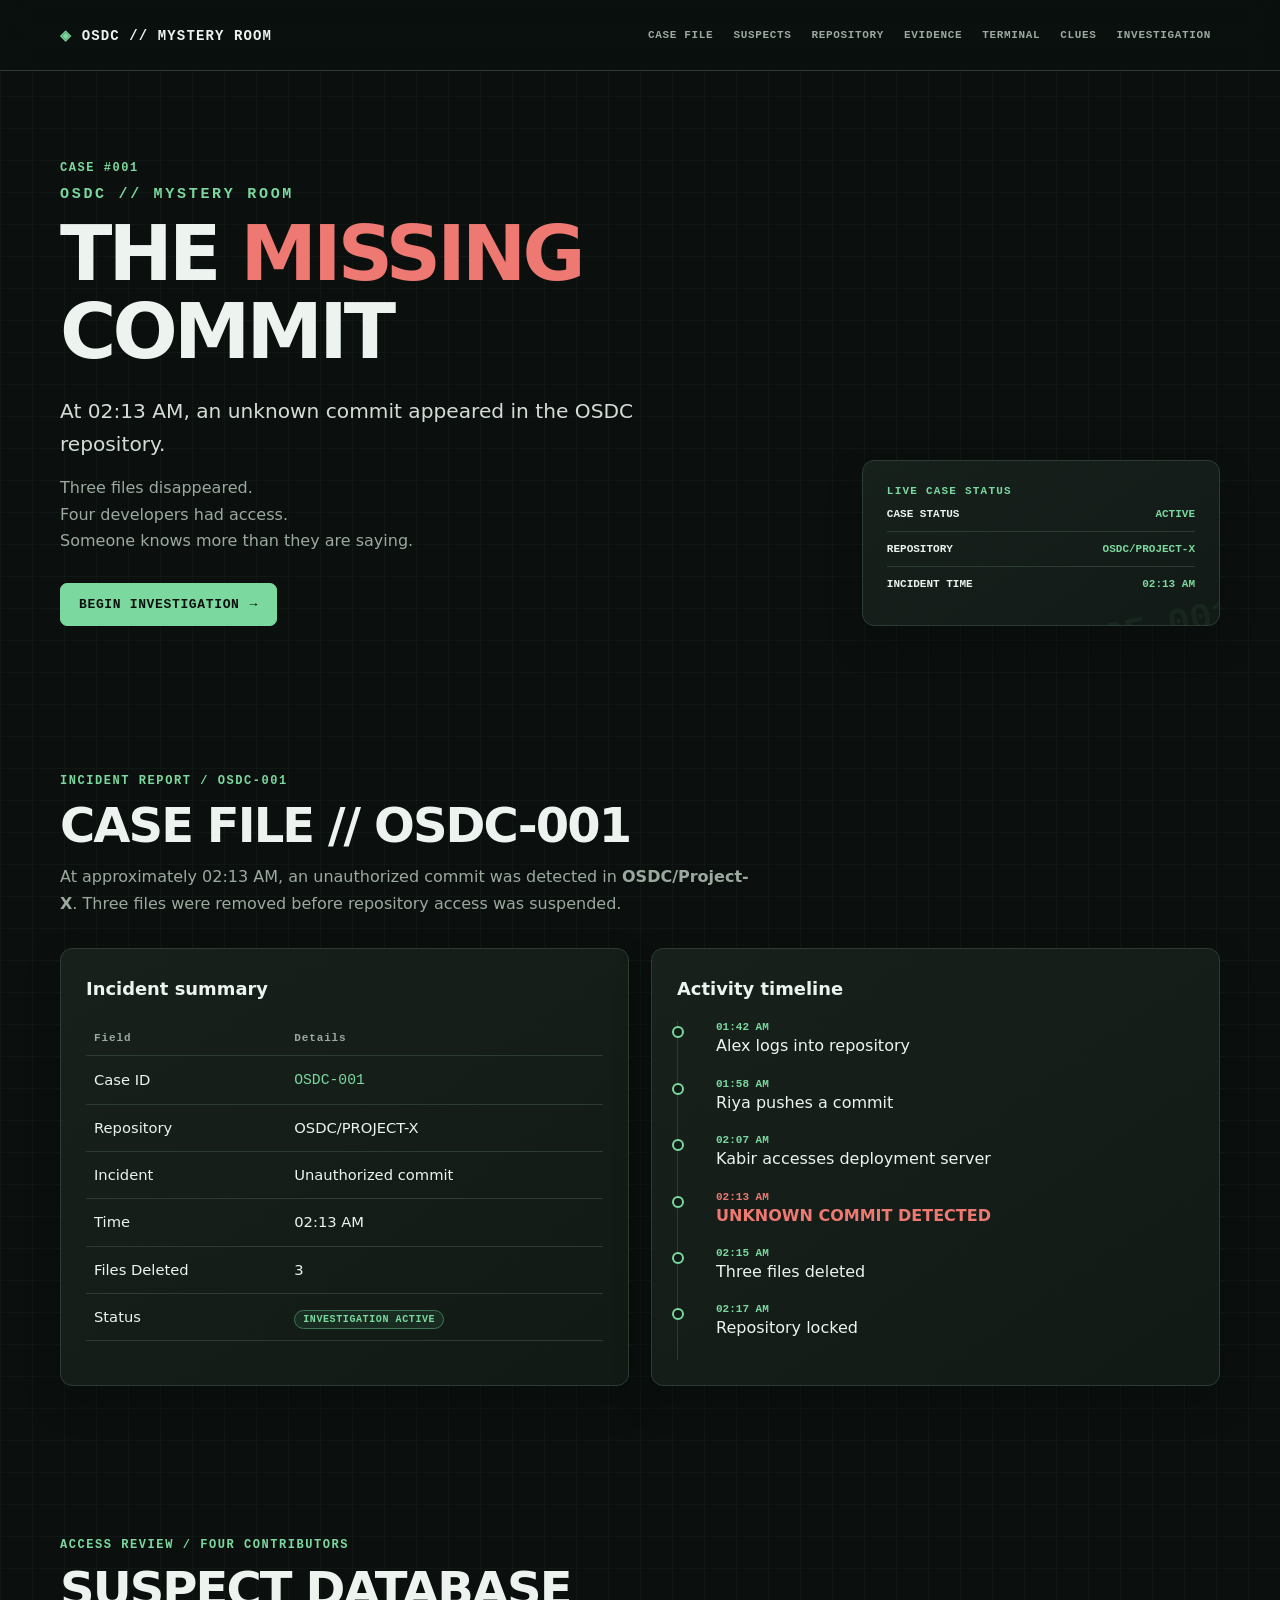
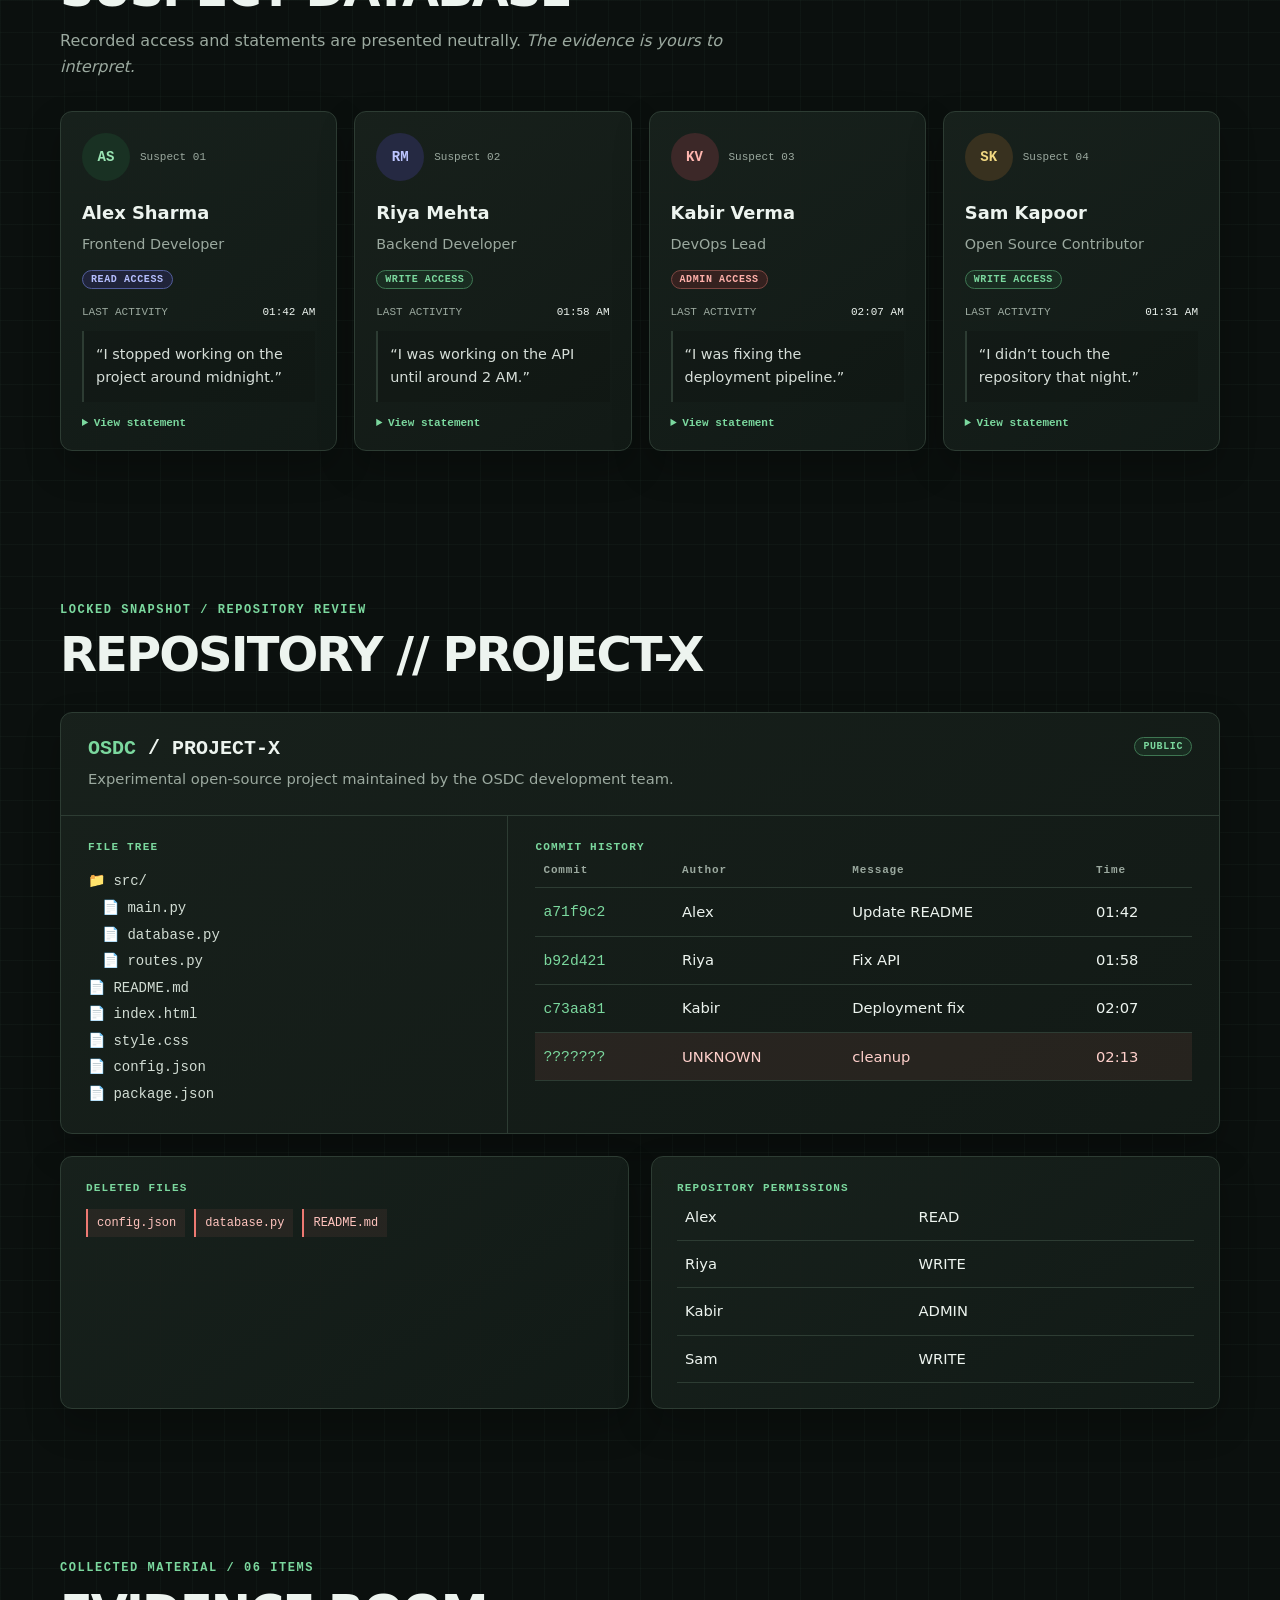
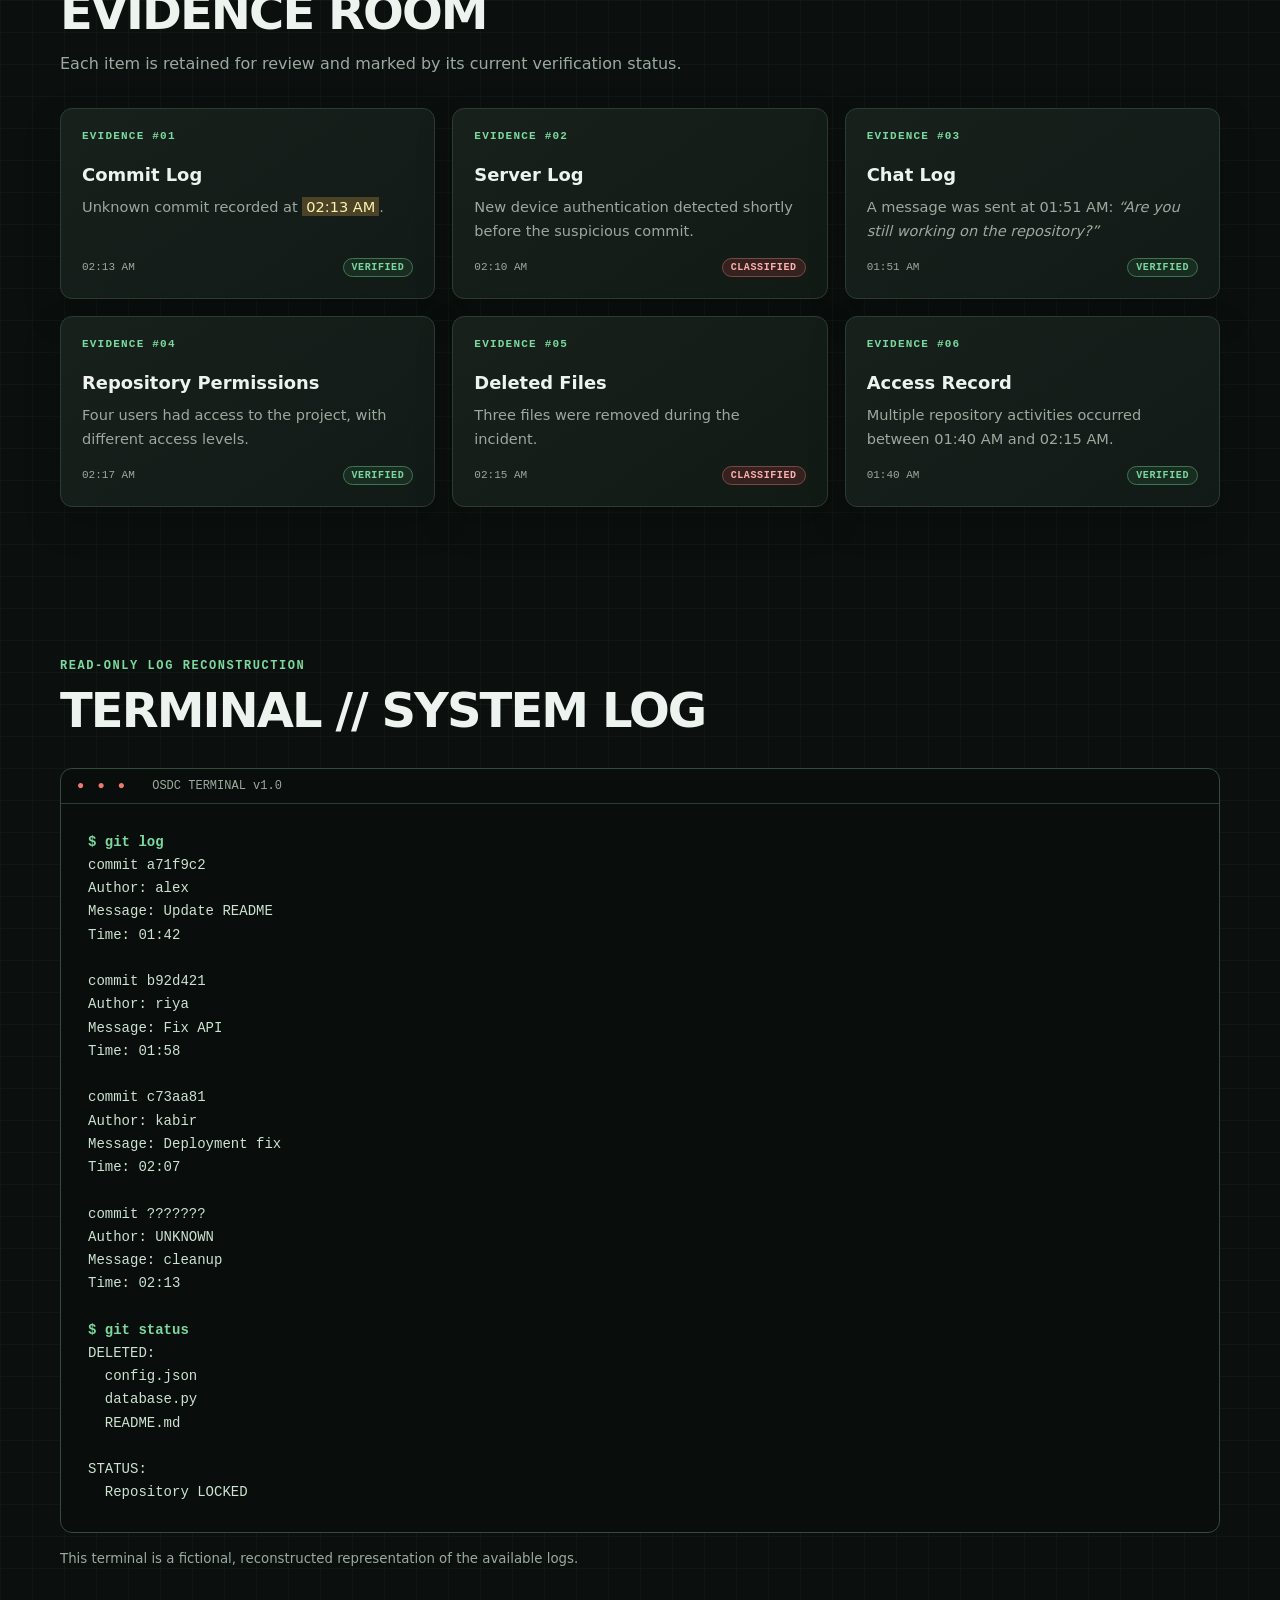
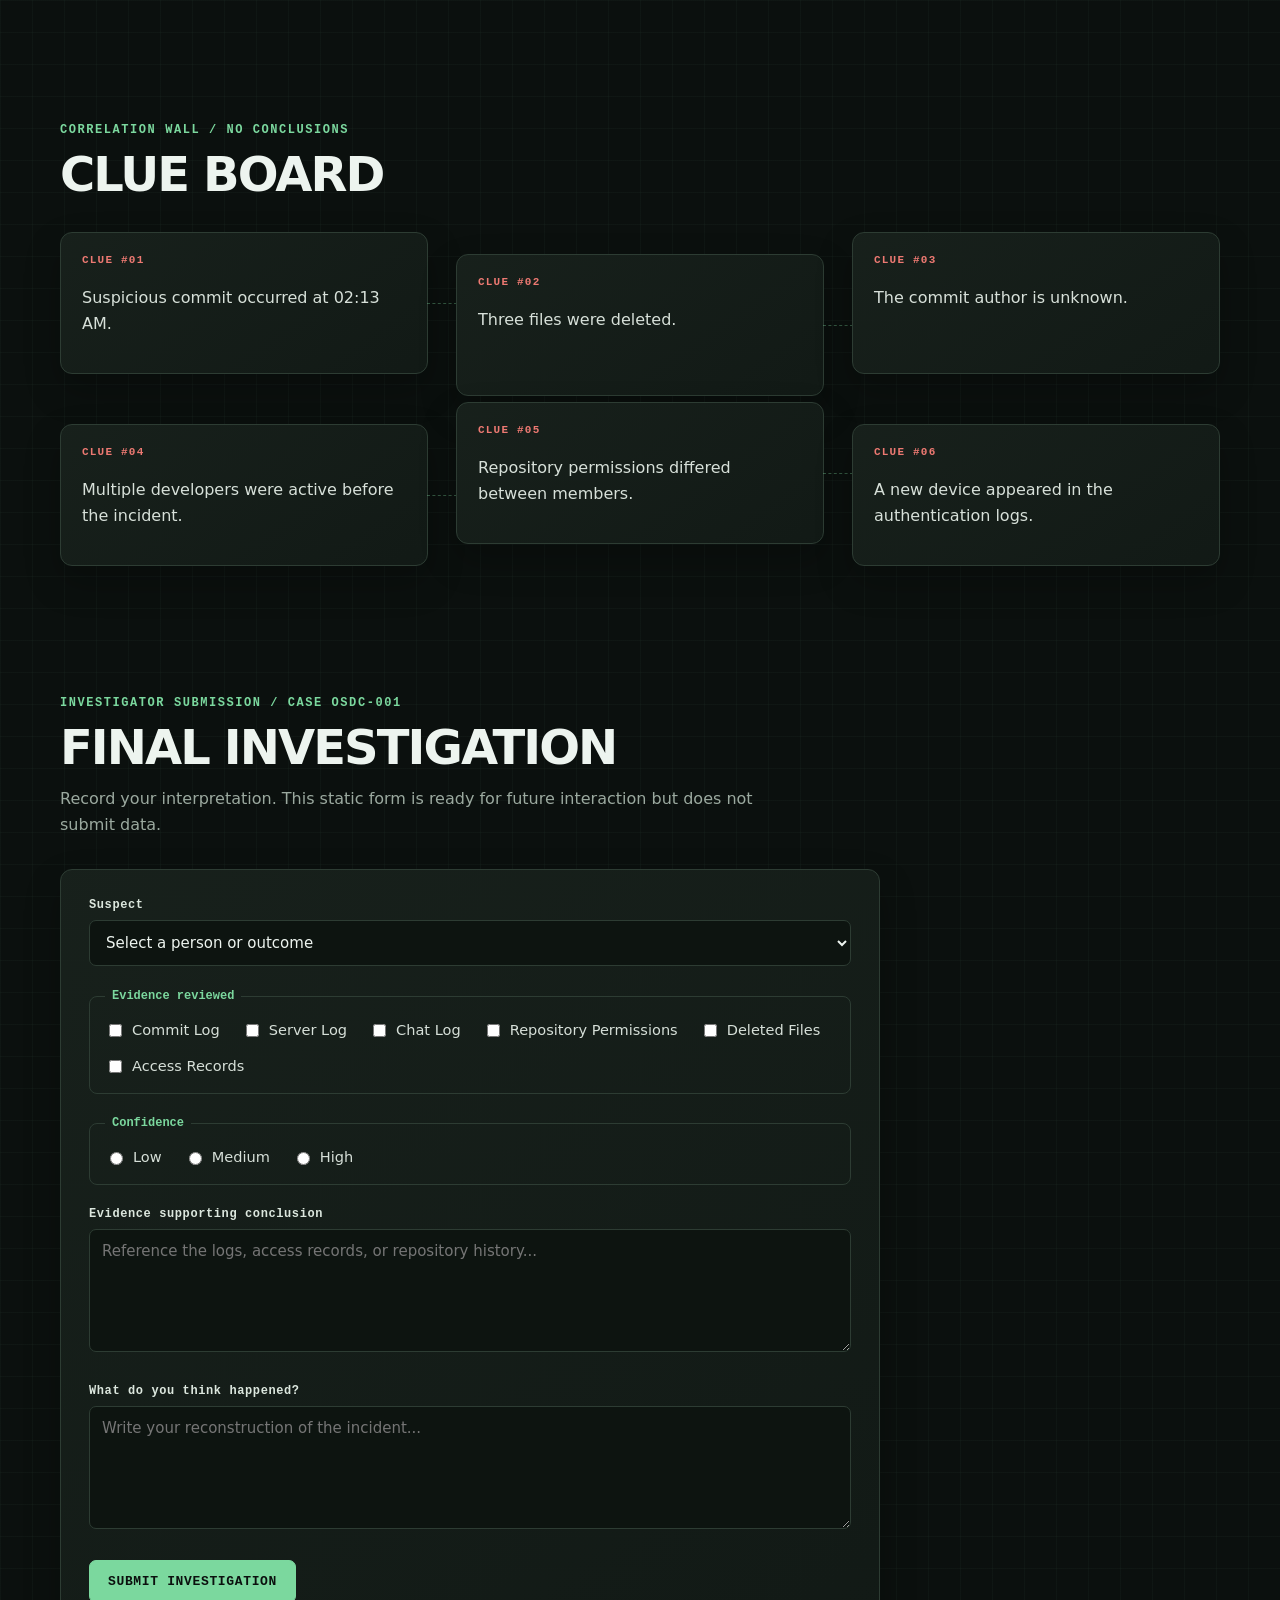
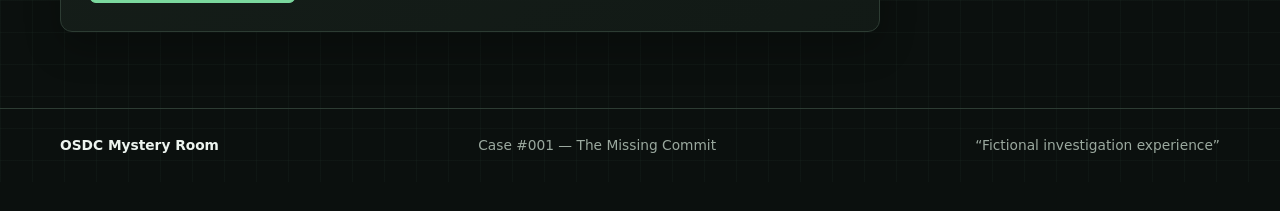
<file: index.html>
<!doctype html>
<html lang="en">
<head>
  <meta charset="utf-8">
  <meta name="viewport" content="width=device-width, initial-scale=1">
  <meta name="description" content="OSDC Mystery Room — a fictional investigation into the Missing Commit.">
  <title>OSDC Mystery Room — The Missing Commit</title>
  <link rel="stylesheet" href="style.css">
</head>
<body>
  <header class="site-header">
    <nav class="container nav-wrap" aria-label="Main navigation">
      <a class="brand" href="#top">OSDC // MYSTERY ROOM</a>
      <div class="site-nav">
        <a href="#case">CASE FILE</a><a href="#suspects">SUSPECTS</a><a href="#repository">REPOSITORY</a><a href="#evidence">EVIDENCE</a><a href="#terminal">TERMINAL</a><a href="#clues">CLUES</a><a href="#investigation">INVESTIGATION</a>
      </div>
    </nav>
  </header>

  <main id="top">
    <section class="hero container" aria-labelledby="hero-title">
      <div class="hero-copy">
        <p class="eyebrow">CASE #001</p>
        <h1 id="hero-title"><span>OSDC // MYSTERY ROOM</span>THE <strong>MISSING</strong> COMMIT</h1>
        <p class="lead">At <time datetime="02:13">02:13 AM</time>, an unknown commit appeared in the OSDC repository.</p>
        <p class="hero-detail">Three files disappeared.<br>Four developers had access.<br>Someone knows more than they are saying.</p>
        <a class="button" href="#case">BEGIN INVESTIGATION <span aria-hidden="true">→</span></a>
      </div>
      <aside class="card status-panel" aria-label="Live case status">
        <p class="section-kicker">LIVE CASE STATUS</p>
        <div class="status"><span>CASE STATUS</span><strong>ACTIVE</strong></div>
        <div class="status"><span>REPOSITORY</span><strong>OSDC/PROJECT-X</strong></div>
        <div class="status"><span>INCIDENT TIME</span><strong>02:13 AM</strong></div>
      </aside>
    </section>

    <section id="case" class="section container" aria-labelledby="case-title">
      <header class="section-header"><p class="eyebrow">INCIDENT REPORT / OSDC-001</p><h2 id="case-title">CASE FILE // OSDC-001</h2><p>At approximately 02:13 AM, an unauthorized commit was detected in <strong>OSDC/Project-X</strong>. Three files were removed before repository access was suspended.</p></header>
      <div class="case-grid">
        <article class="card report-card"><h3>Incident summary</h3><div class="table-wrap"><table><thead><tr><th>Field</th><th>Details</th></tr></thead><tbody><tr><td>Case ID</td><td><code>OSDC-001</code></td></tr><tr><td>Repository</td><td>OSDC/PROJECT-X</td></tr><tr><td>Incident</td><td>Unauthorized commit</td></tr><tr><td>Time</td><td><time datetime="02:13">02:13 AM</time></td></tr><tr><td>Files Deleted</td><td>3</td></tr><tr><td>Status</td><td><span class="badge verified">INVESTIGATION ACTIVE</span></td></tr></tbody></table></div></article>
        <article class="card report-card"><h3>Activity timeline</h3><ol class="timeline"><li><time datetime="01:42">01:42 AM</time>Alex logs into repository</li><li><time datetime="01:58">01:58 AM</time>Riya pushes a commit</li><li><time datetime="02:07">02:07 AM</time>Kabir accesses deployment server</li><li><time class="alert" datetime="02:13">02:13 AM</time><strong class="alert">UNKNOWN COMMIT DETECTED</strong></li><li><time datetime="02:15">02:15 AM</time>Three files deleted</li><li><time datetime="02:17">02:17 AM</time>Repository locked</li></ol></article>
      </div>
    </section>

    <section id="suspects" class="section container" aria-labelledby="suspects-title">
      <header class="section-header"><p class="eyebrow">ACCESS REVIEW / FOUR CONTRIBUTORS</p><h2 id="suspects-title">SUSPECT DATABASE</h2><p>Recorded access and statements are presented neutrally. <em>The evidence is yours to interpret.</em></p></header>
      <div class="suspect-grid">
        <article class="card suspect-card"><figure class="avatar avatar-alex"><span aria-hidden="true">AS</span><figcaption>Suspect 01</figcaption></figure><h3>Alex Sharma</h3><p class="role">Frontend Developer</p><span class="badge read">READ ACCESS</span><p class="meta">LAST ACTIVITY <time datetime="01:42">01:42 AM</time></p><blockquote>“I stopped working on the project around midnight.”</blockquote><details><summary>View statement</summary><p>Alex reports checking documentation and repository updates before leaving the project workspace.</p></details></article>
        <article class="card suspect-card"><figure class="avatar avatar-riya"><span aria-hidden="true">RM</span><figcaption>Suspect 02</figcaption></figure><h3>Riya Mehta</h3><p class="role">Backend Developer</p><span class="badge write">WRITE ACCESS</span><p class="meta">LAST ACTIVITY <time datetime="01:58">01:58 AM</time></p><blockquote>“I was working on the API until around 2 AM.”</blockquote><details><summary>View statement</summary><p>Riya confirms a routine API fix was pushed and says no cleanup action was intended.</p></details></article>
        <article class="card suspect-card"><figure class="avatar avatar-kabir"><span aria-hidden="true">KV</span><figcaption>Suspect 03</figcaption></figure><h3>Kabir Verma</h3><p class="role">DevOps Lead</p><span class="badge admin">ADMIN ACCESS</span><p class="meta">LAST ACTIVITY <time datetime="02:07">02:07 AM</time></p><blockquote>“I was fixing the deployment pipeline.”</blockquote><details><summary>View statement</summary><p>Kabir states the deployment server was accessed for maintenance shortly before the incident.</p></details></article>
        <article class="card suspect-card"><figure class="avatar avatar-sam"><span aria-hidden="true">SK</span><figcaption>Suspect 04</figcaption></figure><h3>Sam Kapoor</h3><p class="role">Open Source Contributor</p><span class="badge write">WRITE ACCESS</span><p class="meta">LAST ACTIVITY <time datetime="01:31">01:31 AM</time></p><blockquote>“I didn’t touch the repository that night.”</blockquote><details><summary>View statement</summary><p>Sam’s access record shows an earlier session; no later event is attributed by name.</p></details></article>
      </div>
    </section>

    <section id="repository" class="section container" aria-labelledby="repository-title">
      <header class="section-header"><p class="eyebrow">LOCKED SNAPSHOT / REPOSITORY REVIEW</p><h2 id="repository-title">REPOSITORY // PROJECT-X</h2></header>
      <article class="card repository"><header class="repo-head"><div><h3><span>OSDC</span> / PROJECT-X</h3><p>Experimental open-source project maintained by the OSDC development team.</p></div><span class="badge verified">PUBLIC</span></header><div class="repo-content"><section class="file-panel"><h4>FILE TREE</h4><ul class="tree"><li>📁 src/</li><li>　📄 main.py</li><li>　📄 database.py</li><li>　📄 routes.py</li><li>📄 README.md</li><li>📄 index.html</li><li>📄 style.css</li><li>📄 config.json</li><li>📄 package.json</li></ul></section><section class="commit-panel"><h4>COMMIT HISTORY</h4><div class="table-wrap"><table><thead><tr><th>Commit</th><th>Author</th><th>Message</th><th>Time</th></tr></thead><tbody><tr><td><code>a71f9c2</code></td><td>Alex</td><td>Update README</td><td>01:42</td></tr><tr><td><code>b92d421</code></td><td>Riya</td><td>Fix API</td><td>01:58</td></tr><tr><td><code>c73aa81</code></td><td>Kabir</td><td>Deployment fix</td><td>02:07</td></tr><tr class="unknown"><td><code>???????</code></td><td>UNKNOWN</td><td>cleanup</td><td>02:13</td></tr></tbody></table></div></section></div></article>
      <div class="repo-details"><article class="card mini-panel"><h4>DELETED FILES</h4><ul class="deleted"><li>config.json</li><li>database.py</li><li>README.md</li></ul></article><article class="card mini-panel"><h4>REPOSITORY PERMISSIONS</h4><table><tbody><tr><td>Alex</td><td>READ</td></tr><tr><td>Riya</td><td>WRITE</td></tr><tr><td>Kabir</td><td>ADMIN</td></tr><tr><td>Sam</td><td>WRITE</td></tr></tbody></table></article></div>
    </section>

    <section id="evidence" class="section container" aria-labelledby="evidence-title"><header class="section-header"><p class="eyebrow">COLLECTED MATERIAL / 06 ITEMS</p><h2 id="evidence-title">EVIDENCE ROOM</h2><p>Each item is retained for review and marked by its current verification status.</p></header><div class="evidence-grid"><article class="card evidence-card"><h5>EVIDENCE #01</h5><h3>Commit Log</h3><p>Unknown commit recorded at <mark>02:13 AM</mark>.</p><footer><time datetime="02:13">02:13 AM</time><span class="badge verified">VERIFIED</span></footer></article><article class="card evidence-card"><h5>EVIDENCE #02</h5><h3>Server Log</h3><p>New device authentication detected shortly before the suspicious commit.</p><footer><time datetime="02:10">02:10 AM</time><span class="badge classified">CLASSIFIED</span></footer></article><article class="card evidence-card"><h5>EVIDENCE #03</h5><h3>Chat Log</h3><p>A message was sent at 01:51 AM: <em>“Are you still working on the repository?”</em></p><footer><time datetime="01:51">01:51 AM</time><span class="badge verified">VERIFIED</span></footer></article><article class="card evidence-card"><h5>EVIDENCE #04</h5><h3>Repository Permissions</h3><p>Four users had access to the project, with different access levels.</p><footer><time datetime="02:17">02:17 AM</time><span class="badge verified">VERIFIED</span></footer></article><article class="card evidence-card"><h5>EVIDENCE #05</h5><h3>Deleted Files</h3><p>Three files were removed during the incident.</p><footer><time datetime="02:15">02:15 AM</time><span class="badge classified">CLASSIFIED</span></footer></article><article class="card evidence-card"><h5>EVIDENCE #06</h5><h3>Access Record</h3><p>Multiple repository activities occurred between 01:40 AM and 02:15 AM.</p><footer><time datetime="01:40">01:40 AM</time><span class="badge verified">VERIFIED</span></footer></article></div></section>

    <section id="terminal" class="section container" aria-labelledby="terminal-title"><header class="section-header"><p class="eyebrow">READ-ONLY LOG RECONSTRUCTION</p><h2 id="terminal-title">TERMINAL // SYSTEM LOG</h2></header><article class="terminal"><header>● ● ● <span>OSDC TERMINAL v1.0</span></header><pre><code><strong>$ git log</strong>
commit a71f9c2
Author: alex
Message: Update README
Time: 01:42

commit b92d421
Author: riya
Message: Fix API
Time: 01:58

commit c73aa81
Author: kabir
Message: Deployment fix
Time: 02:07

commit ???????
Author: UNKNOWN
Message: cleanup
Time: 02:13

<strong>$ git status</strong>
DELETED:
  config.json
  database.py
  README.md

STATUS:
  Repository LOCKED</code></pre></article><p class="reconstruction"><small>This terminal is a fictional, reconstructed representation of the available logs.</small></p></section>

    <section id="clues" class="section container" aria-labelledby="clues-title"><header class="section-header"><p class="eyebrow">CORRELATION WALL / NO CONCLUSIONS</p><h2 id="clues-title">CLUE BOARD</h2></header><div class="clue-board"><article class="card clue"><h6>CLUE #01</h6><p>Suspicious commit occurred at 02:13 AM.</p></article><article class="card clue"><h6>CLUE #02</h6><p>Three files were deleted.</p></article><article class="card clue"><h6>CLUE #03</h6><p>The commit author is unknown.</p></article><article class="card clue"><h6>CLUE #04</h6><p>Multiple developers were active before the incident.</p></article><article class="card clue"><h6>CLUE #05</h6><p>Repository permissions differed between members.</p></article><article class="card clue"><h6>CLUE #06</h6><p>A new device appeared in the authentication logs.</p></article></div></section>

    <section id="investigation" class="section container" aria-labelledby="investigation-title"><header class="section-header"><p class="eyebrow">INVESTIGATOR SUBMISSION / CASE OSDC-001</p><h2 id="investigation-title">FINAL INVESTIGATION</h2><p>Record your interpretation. This static form is ready for future interaction but does not submit data.</p></header><form class="card investigation-form" action="#investigation" method="get"><div class="form-row"><label for="suspect">Suspect</label><select id="suspect" name="suspect"><option value="">Select a person or outcome</option><option>Alex Sharma</option><option>Riya Mehta</option><option>Kabir Verma</option><option>Sam Kapoor</option><option>Unknown / External</option></select></div><fieldset><legend>Evidence reviewed</legend><div class="choices"><label><input type="checkbox" name="evidence" value="commit"> Commit Log</label><label><input type="checkbox" name="evidence" value="server"> Server Log</label><label><input type="checkbox" name="evidence" value="chat"> Chat Log</label><label><input type="checkbox" name="evidence" value="permissions"> Repository Permissions</label><label><input type="checkbox" name="evidence" value="files"> Deleted Files</label><label><input type="checkbox" name="evidence" value="access"> Access Records</label></div></fieldset><fieldset><legend>Confidence</legend><div class="choices"><label><input type="radio" name="confidence" value="low"> Low</label><label><input type="radio" name="confidence" value="medium"> Medium</label><label><input type="radio" name="confidence" value="high"> High</label></div></fieldset><div class="form-row"><label for="support">Evidence supporting conclusion</label><textarea id="support" name="support" placeholder="Reference the logs, access records, or repository history..."></textarea></div><div class="form-row"><label for="conclusion">What do you think happened?</label><textarea id="conclusion" name="conclusion" placeholder="Write your reconstruction of the incident..."></textarea></div><button class="button" type="submit">SUBMIT INVESTIGATION</button></form></section>
  </main>
  <footer class="site-footer"><div class="container"><strong>OSDC Mystery Room</strong><span>Case #001 — The Missing Commit</span><span>“Fictional investigation experience”</span></div></footer>
</body>
</html>
</file>
<file: style.css>
:root{--bg:#0b100e;--surface:#121a16;--surface-2:#18211c;--border:#2d3c33;--text:#edf4ef;--muted:#9ba99f;--accent:#7bd89e;--danger:#ed7972;--warn:#e4c66e;--mono:"SFMono-Regular",Consolas,"Liberation Mono",monospace;--sans:Inter,ui-sans-serif,system-ui,-apple-system,"Segoe UI",sans-serif;--radius:12px;--shadow:0 16px 36px rgba(0,0,0,.24)}
*{box-sizing:border-box}html{scroll-behavior:smooth}body{margin:0;color:var(--text);background:var(--bg);font:16px/1.65 var(--sans);background-image:linear-gradient(rgba(123,216,158,.035) 1px,transparent 1px),linear-gradient(90deg,rgba(123,216,158,.035) 1px,transparent 1px);background-size:32px 32px}.container{width:min(1160px,calc(100% - 40px));margin:auto}.site-header{position:sticky;z-index:5;top:0;background:rgba(11,16,14,.94);border-bottom:1px solid var(--border);backdrop-filter:blur(12px)}.nav-wrap{min-height:70px;display:flex;align-items:center;justify-content:space-between;gap:25px}.brand{font:700 14px var(--mono);letter-spacing:.08em;color:var(--text);text-decoration:none;white-space:nowrap}.brand::before{content:"◈ ";color:var(--accent)}.site-nav{display:flex;flex-wrap:wrap;justify-content:flex-end;gap:2px}.site-nav a{padding:7px 9px;border-radius:6px;color:var(--muted);font:700 11px var(--mono);letter-spacing:.06em;text-decoration:none}.site-nav a:hover,.site-nav a:focus-visible{background:rgba(123,216,158,.1);color:var(--accent)}.hero{display:grid;grid-template-columns:1.45fr .7fr;align-items:end;gap:60px;min-height:610px;padding:90px 0 72px}.eyebrow{margin:0 0 11px;color:var(--accent);font:700 12px var(--mono);letter-spacing:.13em}.hero h1{margin:0;font-size:clamp(2.6rem,6vw,5rem);line-height:1.02;letter-spacing:-.05em}.hero h1 span{display:block;margin-bottom:12px;color:var(--accent);font:700 15px var(--mono);letter-spacing:.18em}.hero h1 strong{color:var(--danger)}.lead{margin:23px 0 14px;max-width:630px;color:#d3ddd5;font-size:clamp(1.05rem,2vw,1.26rem)}.hero-detail{margin:0 0 29px;color:var(--muted)}.card{border:1px solid var(--border);border-radius:var(--radius);background:linear-gradient(145deg,rgba(24,33,28,.96),rgba(18,26,22,.96));box-shadow:var(--shadow)}.status-panel{position:relative;overflow:hidden;padding:24px}.status-panel::after{content:"CASE-001";position:absolute;right:-17px;bottom:-26px;opacity:.06;color:var(--accent);font:800 37px var(--mono);transform:rotate(-12deg)}.section-kicker,h4,h5,h6{margin:0;color:var(--accent);font:700 11px var(--mono);letter-spacing:.11em}.status{position:relative;z-index:1;display:flex;justify-content:space-between;gap:14px;padding:11px 0;border-bottom:1px solid var(--border);font:700 11px var(--mono)}.status:last-child{border:0}.status strong{color:var(--accent)}.button{display:inline-flex;align-items:center;gap:10px;padding:13px 18px;border:1px solid var(--accent);border-radius:7px;background:var(--accent);color:#0b100e;font:800 13px var(--mono);letter-spacing:.05em;text-decoration:none;cursor:pointer;transition:transform .2s,box-shadow .2s}.button:hover,.button:focus-visible{transform:translateY(-2px);box-shadow:0 8px 20px rgba(123,216,158,.2)}.section{padding:76px 0;scroll-margin-top:55px}.section-header{max-width:700px;margin-bottom:31px}.section-header h2{margin:0 0 12px;font-size:clamp(2rem,4vw,3rem);line-height:1.1;letter-spacing:-.04em}.section-header p:not(.eyebrow){margin:0;color:var(--muted)}h3{margin:0 0 5px;font-size:1.12rem}p{margin-top:0}.case-grid,.repo-details{display:grid;grid-template-columns:1fr 1fr;gap:22px}.report-card,.mini-panel{padding:25px}.report-card h3{margin-bottom:18px}.table-wrap{overflow:auto}table{width:100%;border-collapse:collapse;font-size:.92rem}th{text-align:left;color:var(--muted);font:700 11px var(--mono);letter-spacing:.08em}td,th{padding:11px 8px;border-bottom:1px solid var(--border)}td code{color:var(--accent)}.badge{display:inline-flex;width:max-content;border:1px solid var(--border);border-radius:99px;padding:3px 8px;font:800 10px var(--mono);letter-spacing:.06em}.verified,.write{border-color:#3e7652;background:#192c21;color:var(--accent)}.classified,.admin{border-color:#7c4641;background:#35211f;color:#ffb0aa}.read{border-color:#525d9b;background:#20243a;color:#b6bfff}.timeline{margin:0;padding:0 0 0 23px;border-left:1px solid var(--border);list-style:none}.timeline li{position:relative;padding:0 0 18px 15px}.timeline li::before{content:"";position:absolute;left:-29px;top:5px;width:8px;height:8px;border:2px solid var(--accent);border-radius:50%;background:var(--surface)}.timeline time{display:block;color:var(--accent);font:700 11px var(--mono)}.timeline .alert{color:var(--danger)}.suspect-grid{display:grid;grid-template-columns:repeat(4,1fr);gap:17px}.suspect-card{display:flex;flex-direction:column;padding:21px}.avatar{display:flex;align-items:center;gap:10px;margin:0 0 17px}.avatar span{display:grid;width:48px;height:48px;place-items:center;border-radius:50%;font:700 14px var(--mono)}.avatar figcaption{color:var(--muted);font:11px var(--mono)}.avatar-alex span{background:#193123;color:#9ae4b4}.avatar-riya span{background:#252942;color:#bdc5ff}.avatar-kabir span{background:#3c2828;color:#ffb6af}.avatar-sam span{background:#38311f;color:#f1d882}.role{margin:0 0 13px;color:var(--muted);font-size:.9rem}.meta{display:flex;justify-content:space-between;gap:8px;margin:17px 0 13px;color:var(--muted);font:11px var(--mono)}.meta time{color:var(--text)}blockquote{margin:0;padding:12px;border-left:2px solid var(--border);background:rgba(0,0,0,.12);color:#d6ded8;font-size:.9rem}details{margin-top:auto;padding-top:15px}summary{color:var(--accent);cursor:pointer;font:700 11px var(--mono)}details p{margin:10px 0 0;color:var(--muted);font-size:.86rem}.repository{overflow:hidden}.repo-head{display:flex;align-items:start;justify-content:space-between;gap:20px;padding:24px 27px;border-bottom:1px solid var(--border)}.repo-head h3{font:700 20px var(--mono)}.repo-head h3 span{color:var(--accent)}.repo-head p{margin:7px 0 0;color:var(--muted);font-size:.92rem}.repo-content{display:grid;grid-template-columns:.85fr 1.35fr}.file-panel,.commit-panel{padding:25px 27px}.file-panel{border-right:1px solid var(--border)}.tree{margin:15px 0 0;padding:0;list-style:none;color:#d2ddd4;font:14px/1.9 var(--mono)}.unknown td{background:rgba(237,121,114,.09);color:#ffd0cb}.repo-details{margin-top:22px}.deleted{display:flex;flex-wrap:wrap;gap:9px;margin:15px 0 0;padding:0;list-style:none}.deleted li{border-left:2px solid var(--danger);background:rgba(237,121,114,.08);padding:7px 9px;color:#ffc4be;font:12px var(--mono)}.evidence-grid{display:grid;grid-template-columns:repeat(3,1fr);gap:17px}.evidence-card{display:flex;min-height:191px;flex-direction:column;padding:21px;transition:transform .2s,border-color .2s}.evidence-card:hover{transform:translateY(-4px);border-color:#53745e}.evidence-card h3{margin-top:18px}.evidence-card p{color:var(--muted);font-size:.91rem}.evidence-card footer{display:flex;align-items:center;justify-content:space-between;gap:12px;margin-top:auto;color:var(--muted);font:11px var(--mono)}mark{padding:1px 4px;background:#4b4325;color:#fff0b1}.terminal{overflow:auto;border:1px solid #344a3b;border-radius:var(--radius);background:#090d0b}.terminal header{padding:10px 16px;border-bottom:1px solid var(--border);color:var(--danger);font:12px var(--mono);letter-spacing:3px}.terminal header span{margin-left:14px;color:var(--muted);letter-spacing:0}.terminal pre{margin:0;padding:27px;color:#cde3d2;font:14px/1.66 var(--mono)}.terminal strong{color:var(--accent)}.reconstruction{margin:12px 0 0;color:var(--muted)}.clue-board{display:grid;grid-template-columns:repeat(3,1fr);gap:28px;position:relative}.clue{position:relative;min-height:142px;padding:21px}.clue::after{content:"";position:absolute;top:50%;right:-30px;width:30px;border-top:1px dashed rgba(123,216,158,.35)}.clue:nth-child(3n)::after{display:none}.clue:nth-child(even){transform:translateY(22px)}.clue h6{color:var(--danger)}.clue p{margin:19px 0 0;color:#d7e0d9}.investigation-form{max-width:820px;padding:28px}.form-row{margin-bottom:23px}.form-row label{display:block;margin-bottom:8px;color:#dce7de;font:700 12px var(--mono);letter-spacing:.05em}select,textarea{width:100%;border:1px solid var(--border);border-radius:7px;background:#0d1410;color:var(--text);padding:12px;font:15px var(--sans)}textarea{min-height:123px;resize:vertical}select:focus,textarea:focus,input:focus{outline:2px solid rgba(123,216,158,.55);outline-offset:2px}fieldset{margin:0 0 22px;padding:15px;border:1px solid var(--border);border-radius:8px}legend{padding:0 7px;color:var(--accent);font:700 12px var(--mono)}.choices{display:flex;flex-wrap:wrap;gap:12px 22px}.choices label{display:flex;align-items:center;gap:7px;color:#d6dfd8;font-size:.91rem}.site-footer{border-top:1px solid var(--border);padding:25px 0;color:var(--muted);font-size:.86rem}.site-footer div{display:flex;flex-wrap:wrap;justify-content:space-between;gap:8px}.site-footer strong{color:var(--text)}
@media(max-width:900px){.hero{grid-template-columns:1fr;gap:35px;min-height:auto}.suspect-grid{grid-template-columns:repeat(2,1fr)}.evidence-grid{grid-template-columns:repeat(2,1fr)}.repo-content{grid-template-columns:1fr}.file-panel{border-right:0;border-bottom:1px solid var(--border)}.clue-board{grid-template-columns:repeat(2,1fr)}.clue:nth-child(3n)::after{display:block}.clue:nth-child(2n)::after{display:none}}
@media(max-width:620px){.container{width:min(100% - 28px,1160px)}.nav-wrap{align-items:flex-start;flex-direction:column;gap:7px;padding:12px 0}.site-nav{justify-content:flex-start}.site-nav a{padding:5px 7px;font-size:10px}.hero{padding:64px 0}.section{padding:55px 0}.case-grid,.repo-details,.suspect-grid,.evidence-grid,.clue-board{grid-template-columns:1fr}.repo-head{padding:20px;flex-direction:column}.file-panel,.commit-panel{padding:20px}.clue:nth-child(even){transform:none}.clue::after{display:none!important}.report-card,.mini-panel,.investigation-form{padding:20px}.site-footer div{flex-direction:column}.terminal pre{padding:20px;font-size:12px}}
</file>
